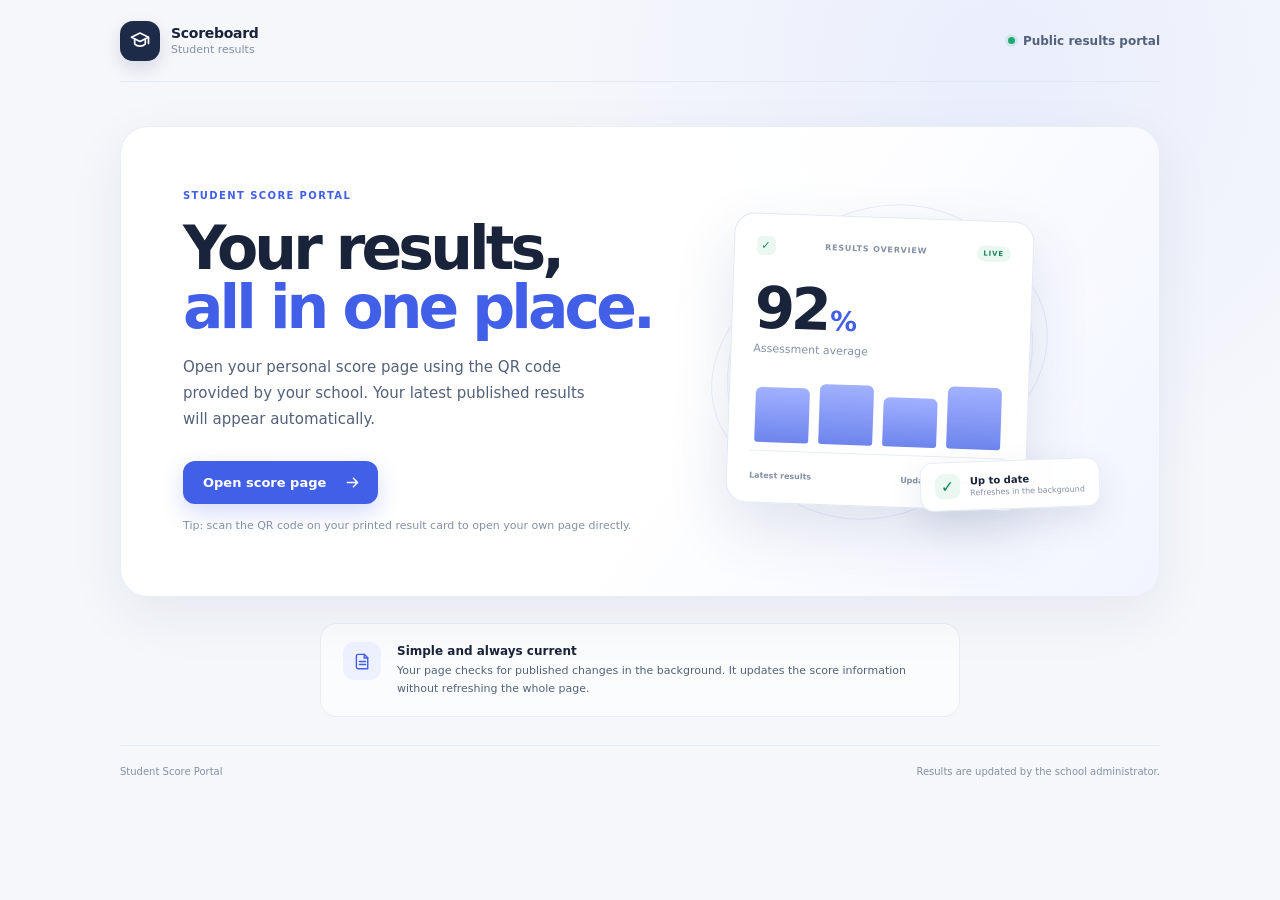
<file: index.html>
<!doctype html>
<html lang="en">
<head>
  <meta charset="utf-8">
  <meta name="viewport" content="width=device-width, initial-scale=1">
  <meta name="theme-color" content="#f5f7fb">
  <meta name="description" content="Student score portal">
  <title>Student Score Portal</title>
  <link rel="stylesheet" href="./styles.css">
</head>
<body>
  <div class="site-shell landing-shell">
    <header class="topbar">
      <a class="brand" href="./index.html" aria-label="Student Score Portal home">
        <span class="brand-mark" aria-hidden="true">
          <svg viewBox="0 0 24 24" fill="none"><path d="M3.5 8.2 12 4l8.5 4.2L12 12.4 3.5 8.2Z" stroke="currentColor" stroke-width="1.7" stroke-linejoin="round"/><path d="M6.7 10v5.1c2.9 2.7 7.7 2.7 10.6 0V10M20.5 8.4v6" stroke="currentColor" stroke-width="1.7" stroke-linecap="round" stroke-linejoin="round"/></svg>
        </span>
        <span class="brand-copy"><strong>Scoreboard</strong><small>Student results</small></span>
      </a>
      <span class="topbar-note"><span class="status-dot" aria-hidden="true"></span> Public results portal</span>
    </header>

    <main class="landing-main">
      <section class="hero-card">
        <div class="hero-copy">
          <span class="eyebrow">STUDENT SCORE PORTAL</span>
          <h1>Your results,<br><span>all in one place.</span></h1>
          <p class="hero-description">Open your personal score page using the QR code provided by your school. Your latest published results will appear automatically.</p>
          <a class="primary-button" href="./student.html">
            Open score page
            <svg viewBox="0 0 20 20" fill="none" aria-hidden="true"><path d="M4 10h12m-5-5 5 5-5 5" stroke="currentColor" stroke-width="1.7" stroke-linecap="round" stroke-linejoin="round"/></svg>
          </a>
          <p class="hero-footnote">Tip: scan the QR code on your printed result card to open your own page directly.</p>
        </div>
        <div class="hero-visual" aria-hidden="true">
          <div class="visual-orbit orbit-one"></div>
          <div class="visual-orbit orbit-two"></div>
          <div class="visual-panel">
            <div class="visual-panel-top"><span class="visual-mini-mark">✓</span><span>RESULTS OVERVIEW</span><span class="visual-live">LIVE</span></div>
            <div class="visual-score">92<span>%</span></div>
            <div class="visual-caption">Assessment average</div>
            <div class="visual-bars"><i style="--bar:84%"></i><i style="--bar:92%"></i><i style="--bar:76%"></i><i style="--bar:96%"></i></div>
            <div class="visual-panel-bottom"><span>Latest results</span><span>Updated automatically</span></div>
          </div>
          <div class="floating-chip"><span class="chip-check">✓</span><span><strong>Up to date</strong><small>Refreshes in the background</small></span></div>
        </div>
      </section>

      <section class="landing-note" aria-label="How it works">
        <div class="note-icon" aria-hidden="true"><svg viewBox="0 0 24 24" fill="none"><path d="M7 3.8h7l4 4v12.4H7a2 2 0 0 1-2-2V5.8a2 2 0 0 1 2-2Z" stroke="currentColor" stroke-width="1.6" stroke-linejoin="round"/><path d="M14 4v4h4M8.5 12h7M8.5 15.5h7" stroke="currentColor" stroke-width="1.6" stroke-linecap="round"/></svg></div>
        <div><strong>Simple and always current</strong><p>Your page checks for published changes in the background. It updates the score information without refreshing the whole page.</p></div>
      </section>
    </main>

    <footer class="site-footer"><span>Student Score Portal</span><span>Results are updated by the school administrator.</span></footer>
  </div>
</body>
</html>
</file>
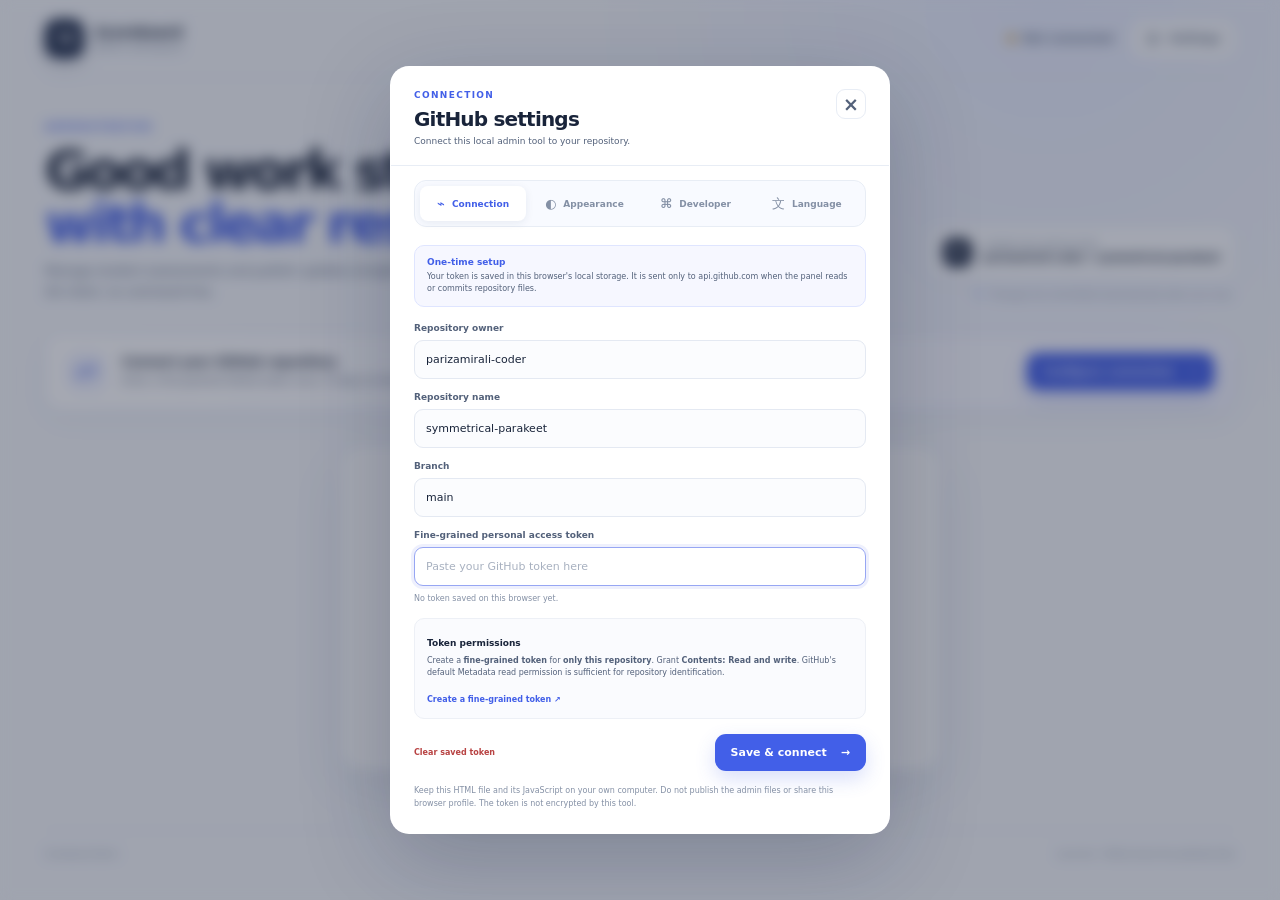
<file: admin.html>
<!doctype html>
<html lang="en" dir="ltr">
<head>
  <meta charset="utf-8">
  <meta name="viewport" content="width=device-width, initial-scale=1">
  <meta name="theme-color" content="#f5f7fb">
  <meta name="description" content="Local administrator panel for the Student Score Portal">
  <title>Admin workspace · Scoreboard</title>
  <link rel="stylesheet" href="./admin.css">
  <script src="./admin.js" defer></script>
</head>
<body>
  <div class="admin-shell">
    <header class="topbar">
      <a class="brand" href="#top" aria-label="Scoreboard admin home">
        <span class="brand-mark" aria-hidden="true">
          <svg viewBox="0 0 24 24" fill="none"><path d="M3.5 8.2 12 4l8.5 4.2L12 12.4 3.5 8.2Z" stroke="currentColor" stroke-width="1.7" stroke-linejoin="round"/><path d="M6.7 10v5.1c2.9 2.7 7.7 2.7 10.6 0V10M20.5 8.4v6" stroke="currentColor" stroke-width="1.7" stroke-linecap="round" stroke-linejoin="round"/></svg>
        </span>
        <span class="brand-copy"><strong>Scoreboard</strong><small>Admin workspace</small></span>
      </a>
      <div class="top-actions">
        <div class="live-status" id="connection-status" data-state="offline" role="status" aria-live="polite">
          <span class="status-dot" aria-hidden="true"></span><span id="connection-label">Not connected</span>
        </div>
        <button class="settings-button" id="open-settings" type="button" aria-haspopup="dialog">
          <svg viewBox="0 0 20 20" fill="none" aria-hidden="true"><path d="M8.4 2.8h3.2l.5 1.8 1.4.8 1.8-.5 1.6 2.8-1.3 1.3v1.6l1.3 1.3-1.6 2.8-1.8-.5-1.4.8-.5 1.8H8.4l-.5-1.8-1.4-.8-1.8.5-1.6-2.8 1.3-1.3V9l-1.3-1.3 1.6-2.8 1.8.5 1.4-.8.5-1.8Z" stroke="currentColor" stroke-width="1.35" stroke-linejoin="round"/><circle cx="10" cy="9.8" r="2.4" stroke="currentColor" stroke-width="1.35"/></svg>
          Settings
        </button>
      </div>
    </header>

    <main id="top">
      <section class="page-intro">
        <div>
          <span class="eyebrow">ADMINISTRATION</span>
          <h1>Good work starts<br><span>with clear results.</span></h1>
          <p>Manage student assessments and publish updates straight to GitHub. No desktop Git client, no command line.</p>
        </div>
        <div class="intro-side">
          <div class="repo-chip"><span class="repo-icon">⌘</span><span><small>CONNECTED REPOSITORY</small><strong id="repo-label">parizamirali-coder / symmetrical-parakeet</strong></span></div>
          <div class="intro-hint"><span class="hint-spark">✦</span> Changes are committed automatically when you save.</div>
        </div>
      </section>

      <section class="connect-card" id="connect-card">
        <div class="connect-symbol" aria-hidden="true"><svg viewBox="0 0 24 24" fill="none"><path d="M8.5 15.5 6.7 17.3a3.2 3.2 0 0 1-4.5-4.5l4-4a3.2 3.2 0 0 1 4.5 0M15.5 8.5l1.8-1.8a3.2 3.2 0 0 1 4.5 4.5l-4 4a3.2 3.2 0 0 1-4.5 0M8.5 15.5l7-7" stroke="currentColor" stroke-width="1.7" stroke-linecap="round"/></svg></div>
        <div class="connect-copy"><strong>Connect your GitHub repository</strong><p>Enter a fine-grained GitHub token once. It stays on this Windows browser and can be changed or cleared in Settings.</p></div>
        <button class="primary-button" id="connect-now" type="button">Configure connection <span>→</span></button>
      </section>

      <section class="dashboard" id="dashboard" hidden>
        <div class="dashboard-topline">
          <div><span class="eyebrow">YOUR CLASS AT A GLANCE</span><h2>Score analytics</h2></div>
          <div class="updated-label" id="updated-label">Waiting for data</div>
        </div>

        <div class="analytics-grid">
          <article class="average-card">
            <div class="average-copy"><span class="metric-label">CLASS AVERAGE</span><strong id="average-value">—</strong><p>Average percentage across published assessments</p><div class="average-foot"><span class="trend-dot"></span><span id="average-caption">No results yet</span></div></div>
            <div class="average-ring" id="average-ring" role="img" aria-label="Class average chart" style="--ring-value:0%"><div class="ring-center"><strong id="ring-value">—</strong><span>AVG</span></div></div>
          </article>
          <article class="stat-card"><div class="stat-icon violet">♧</div><span class="metric-label">STUDENTS</span><strong class="stat-value" id="student-total">—</strong><span class="stat-note">In your roster</span></article>
          <article class="stat-card"><div class="stat-icon blue">▤</div><span class="metric-label">ASSESSMENTS</span><strong class="stat-value" id="assessment-total">—</strong><span class="stat-note">Published score entries</span></article>
          <article class="stat-card best-card"><div class="stat-icon gold">✦</div><span class="metric-label">HIGHEST RESULT</span><strong class="stat-value" id="best-value">—</strong><span class="stat-note" id="best-caption">Awaiting first score</span></article>
        </div>

        <div class="insights-grid">
          <article class="panel subject-panel">
            <div class="panel-heading"><div><span class="eyebrow">PERFORMANCE</span><h3>By subject</h3></div><span class="panel-note">Average %</span></div>
            <div class="subject-bars" id="subject-bars"><div class="empty-inline">Subject insights will appear once scores are published.</div></div>
          </article>
          <article class="panel highlight-panel">
            <div class="panel-heading"><div><span class="eyebrow">A LITTLE HIGHLIGHT</span><h3>Top performance</h3></div><span class="highlight-star">✦</span></div>
            <div class="highlight-score" id="highlight-score">—</div>
            <div class="highlight-subject" id="highlight-subject">No assessment data yet</div>
            <div class="highlight-student" id="highlight-student">Your strongest result will appear here.</div>
          </article>
        </div>

        <div class="workspace-grid">
          <section class="panel form-panel" aria-labelledby="form-title">
            <div class="panel-heading form-heading"><div><span class="eyebrow">NEW RESULT</span><h3 id="form-title">Add an assessment score</h3></div><span class="form-step">01 <i>/</i> 01</span></div>
            <form id="score-form" novalidate>
              <div class="field student-field">
                <span>Student</span>
                <select id="student-select" class="native-select-hidden" tabindex="-1" aria-hidden="true"><option value="">Choose a student</option></select>
                <div class="student-picker-row">
                  <div class="student-picker" id="student-picker">
                    <button class="picker-trigger" id="student-picker-trigger" type="button" aria-haspopup="listbox" aria-expanded="false" aria-controls="student-picker-menu">
                      <span class="picker-avatar" id="picker-avatar">?</span>
                      <span class="picker-current"><strong id="student-picker-value">Choose a student</strong><small id="student-picker-meta">Select from your roster</small></span>
                      <span class="picker-chevron" aria-hidden="true">⌄</span>
                    </button>
                    <div class="picker-menu" id="student-picker-menu" hidden>
                      <label class="picker-search"><span aria-hidden="true">⌕</span><input id="student-picker-search" type="search" placeholder="Find a student…" autocomplete="off" aria-label="Find a student"></label>
                      <div class="picker-options" id="student-picker-options" role="listbox" aria-label="Students"><div class="picker-empty">Connect GitHub to load the roster.</div></div>
                      <div class="picker-menu-footer"><button class="picker-create" id="picker-create-student" type="button"><span>＋</span> Create student</button></div>
                    </div>
                  </div>
                  <button class="qr-action" id="show-student-qr" type="button" disabled title="Show selected student's QR code"><span aria-hidden="true">▦</span><span>Show QR</span></button>
                </div>
              </div>
              <label class="field"><span>Subject <b class="required-mark">*</b></span><input id="subject-input" type="text" maxlength="80" placeholder="e.g. Mathematics" autocomplete="off" required></label>
              <label class="field"><span>Assessment <b class="required-mark">*</b></span><input id="assessment-input" type="text" maxlength="120" placeholder="e.g. Midterm exam" autocomplete="off" required></label>
              <div class="field-row">
                <label class="field"><span>Score <b class="required-mark">*</b></span><input id="score-input" type="number" inputmode="decimal" step="any" min="0" placeholder="e.g. 17.5" required><small>Numbers only · decimals allowed</small></label>
                <label class="field"><span>Out of</span><input id="max-score-input" type="number" inputmode="decimal" step="any" min="0.00000001" value="100" required><small>Maximum possible score</small></label>
              </div>
              <div class="score-preview" id="score-preview">
                <div class="preview-ring" id="preview-ring" style="--preview-value:0%"><span id="preview-percent">0%</span></div>
                <div class="preview-copy"><strong>Score preview</strong><span id="preview-caption">Enter a score to see the percentage.</span></div>
              </div>
              <label class="field"><span>Assessment date</span><input id="date-input" type="date"></label>
              <label class="field"><span>Feedback <em>Optional</em></span><textarea id="feedback-input" rows="3" maxlength="500" placeholder="Add a short note for the student..."></textarea></label>
              <div class="form-error" id="form-error" role="alert" hidden></div>
              <div class="form-actions"><button class="primary-button save-button" id="save-score" type="submit"><span id="save-label">Save score to GitHub</span><span aria-hidden="true">↗</span></button><button class="subtle-button" id="cancel-edit" type="button" hidden>Cancel edit</button></div>
              <p class="commit-note form-commit-note"><span class="commit-check">✓</span> Saving commits this score directly to GitHub. The student's page updates on its next refresh.</p>
            </form>
          </section>

          <section class="panel records-panel" aria-labelledby="records-title">
            <div class="panel-heading records-heading"><div><span class="eyebrow">RECENT ACTIVITY</span><h3 id="records-title">Published scores</h3></div><span class="record-total" id="record-total">0 records</span></div>
            <div class="search-row"><label class="search-box"><svg viewBox="0 0 20 20" fill="none" aria-hidden="true"><circle cx="8.7" cy="8.7" r="5.7" stroke="currentColor" stroke-width="1.5"/><path d="m13 13 4 4" stroke="currentColor" stroke-width="1.5" stroke-linecap="round"/></svg><input id="record-search" type="search" placeholder="Search student or subject..." aria-label="Search published scores"></label><button class="icon-button" id="reload-data" type="button" aria-label="Reload data" title="Reload data"><svg viewBox="0 0 20 20" fill="none" aria-hidden="true"><path d="M16.4 8A6.5 6.5 0 0 0 5.1 5.5L3.5 7.2M3.5 7.2V3.8m0 3.4h3.4M3.6 12A6.5 6.5 0 0 0 14.9 14.5l1.6-1.7m0 0v3.4m0-3.4h-3.4" stroke="currentColor" stroke-width="1.5" stroke-linecap="round" stroke-linejoin="round"/></svg></button></div>
            <div class="table-wrap"><table><thead><tr><th>STUDENT</th><th>SUBJECT / ASSESSMENT</th><th>SCORE</th><th>DATE</th><th>ACTIONS</th></tr></thead><tbody id="records-body"><tr><td colspan="5" class="table-empty">Connect GitHub to load score records.</td></tr></tbody></table></div>
            <div class="records-footer"><span id="records-footer-label">Updates are committed to scores.csv</span><a href="https://github.com/parizamirali-coder/symmetrical-parakeet/commits/main/scores.csv" target="_blank" rel="noopener">View commit history ↗</a></div>
          </section>
        </div>

        <section class="roster-strip" id="roster-strip">
          <div class="roster-icon">♙</div><div class="roster-copy"><strong>Student roster</strong><span id="roster-description">The score form uses student IDs from students.csv.</span></div>
          <button class="outline-button" id="add-student-open" type="button">+ Add student</button>
        </section>
      </section>

      <section class="offline-state" id="offline-state">
        <div class="offline-mark">✦</div><h2>Your admin space is ready.</h2><p>Connect the repository once to load your student roster and published scores. Your settings stay on this Windows browser.</p><button class="primary-button" id="offline-configure" type="button">Set up GitHub connection <span>→</span></button>
        <div class="offline-points"><span>One-time token setup</span><span>Direct commits to GitHub</span><span>No GitHub Desktop</span></div>
      </section>
    </main>

    <footer class="admin-footer"><span>Scoreboard Admin</span><span>Local tool · GitHub stores the published data</span></footer>
  </div>

  <div class="modal-backdrop" id="settings-modal" hidden>
    <section class="modal-card" role="dialog" aria-modal="true" aria-labelledby="settings-title">
      <div class="modal-heading"><div><span class="eyebrow">CONNECTION</span><h2 id="settings-title">GitHub settings</h2><p>Connect this local admin tool to your repository.</p></div><button class="modal-close" id="close-settings" type="button" aria-label="Close settings">×</button></div>
      <div class="modal-body settings-body">
        <div class="settings-tabs" role="tablist" aria-label="Settings sections">
          <button class="settings-tab is-active" id="settings-tab-connection" type="button" role="tab" aria-selected="true" aria-controls="settings-panel-connection" data-settings-tab="connection"><span>⌁</span> Connection</button>
          <button class="settings-tab" id="settings-tab-appearance" type="button" role="tab" aria-selected="false" aria-controls="settings-panel-appearance" data-settings-tab="appearance"><span>◐</span> Appearance</button>
          <button class="settings-tab" id="settings-tab-developer" type="button" role="tab" aria-selected="false" aria-controls="settings-panel-developer" data-settings-tab="developer"><span>⌘</span> Developer</button>
          <button class="settings-tab" id="settings-tab-language" type="button" role="tab" aria-selected="false" aria-controls="settings-panel-language" data-settings-tab="language"><span>文</span> Language</button>
        </div>
        <section class="settings-panel" id="settings-panel-connection" role="tabpanel" aria-labelledby="settings-tab-connection" data-settings-panel="connection">
          <div class="settings-notice"><strong>One-time setup</strong><span>Your token is saved in this browser's local storage. It is sent only to api.github.com when the panel reads or commits repository files.</span></div>
          <label class="field"><span>Repository owner</span><input id="repo-owner" type="text" value="parizamirali-coder" autocomplete="off"></label>
          <label class="field"><span>Repository name</span><input id="repo-name" type="text" value="symmetrical-parakeet" autocomplete="off"></label>
          <label class="field"><span>Branch</span><input id="repo-branch" type="text" value="main" autocomplete="off"></label>
          <label class="field token-field"><span>Fine-grained personal access token</span><input id="github-token" type="password" placeholder="Paste your GitHub token here" autocomplete="new-password"><small id="token-status">No token saved on this browser yet.</small></label>
          <div class="token-help"><strong>Token permissions</strong><p>Create a <b>fine-grained token</b> for <b>only this repository</b>. Grant <b>Contents: Read and write</b>. GitHub's default Metadata read permission is sufficient for repository identification.</p><a href="https://github.com/settings/personal-access-tokens/new" target="_blank" rel="noopener">Create a fine-grained token ↗</a></div>
          <div class="settings-error" id="settings-error" role="alert" hidden></div>
          <div class="modal-actions"><button class="danger-quiet" id="clear-token" type="button">Clear saved token</button><button class="primary-button" id="save-settings" type="button">Save & connect <span>→</span></button></div>
          <p class="settings-footnote">Keep this HTML file and its JavaScript on your own computer. Do not publish the admin files or share this browser profile. The token is not encrypted by this tool.</p>
        </section>
        <section class="settings-panel" id="settings-panel-appearance" role="tabpanel" aria-labelledby="settings-tab-appearance" data-settings-panel="appearance" hidden>
          <div class="settings-section-intro"><span class="eyebrow">PERSONALISE YOUR WORKSPACE</span><h3>Appearance</h3><p>Choose how the admin workspace looks on this device.</p></div>
          <div class="theme-options" role="group" aria-label="Color theme">
            <button class="theme-option" type="button" data-theme-choice="light" aria-pressed="false"><span class="theme-preview theme-preview-light"><i></i><i></i><i></i></span><strong>Light</strong><small>Bright and clean</small></button>
            <button class="theme-option" type="button" data-theme-choice="dark" aria-pressed="false"><span class="theme-preview theme-preview-dark"><i></i><i></i><i></i></span><strong>Dark</strong><small>Low-light comfort</small></button>
            <button class="theme-option" type="button" data-theme-choice="system" aria-pressed="false"><span class="theme-preview theme-preview-system"><i></i><i></i><i></i></span><strong>System</strong><small>Follow Windows</small></button>
          </div>
          <div class="settings-note"><strong>Saved on this browser</strong><span>Your appearance preference is local to this admin device and does not change the public student website.</span></div>
          <div class="modal-actions modal-actions-end"><button class="primary-button" id="save-appearance" type="button">Save appearance <span>→</span></button></div>
        </section>
        <section class="settings-panel" id="settings-panel-language" role="tabpanel" aria-labelledby="settings-tab-language" data-settings-panel="language" hidden>
          <div class="settings-section-intro"><span class="eyebrow">WORKSPACE LANGUAGE</span><h3>Language</h3><p>Choose the language for this administrator workspace. Persian automatically enables a right-to-left layout.</p></div>
          <div class="language-options" role="group" aria-label="Workspace language">
            <button class="language-option" type="button" data-language-choice="en" aria-pressed="true"><span class="language-symbol">EN</span><span><strong>English</strong><small>Left-to-right layout</small></span></button>
            <button class="language-option" type="button" data-language-choice="fa" aria-pressed="false"><span class="language-symbol">فا</span><span><strong>فارسی</strong><small>چیدمان راست‌به‌چپ</small></span></button>
          </div>
          <div class="settings-note"><strong>Saved on this browser</strong><span>Language preference is stored locally and does not change the public student score page.</span></div>
          <div class="modal-actions modal-actions-end"><button class="primary-button" id="save-language" type="button">Save language <span>→</span></button></div>
        </section>
        <section class="settings-panel" id="settings-panel-developer" role="tabpanel" aria-labelledby="settings-tab-developer" data-settings-panel="developer" hidden>
          <div class="settings-section-intro"><span class="eyebrow">ADVANCED CONFIGURATION</span><h3>Developer settings</h3><p>These values control the published student destination and local admin behaviour.</p></div>
          <label class="field"><span>Student score site URL</span><input id="student-site-url" type="url" placeholder="https://yourname.github.io/repository/"><small>Use the published site base URL and include the trailing slash. QR codes open student.html?student=STUDENT_ID.</small></label>
          <div class="settings-note"><strong>QR destination</strong><span id="qr-destination-preview">https://amiraliparizz-coder.github.io/symmetrical-parakeet/student.html</span></div>
          <div class="settings-error" id="developer-error" role="alert" hidden></div>
          <div class="modal-actions modal-actions-end"><button class="primary-button" id="save-developer" type="button">Save developer settings <span>→</span></button></div>
          <p class="settings-footnote">The public student page reads the <b>student</b> URL parameter. Keep that route unchanged when printing QR cards.</p>
        </section>
      </div>
    </section>
  </div>

  <div class="modal-backdrop" id="student-modal" hidden>
    <section class="modal-card small-modal" role="dialog" aria-modal="true" aria-labelledby="student-modal-title">
      <div class="modal-heading"><div><span class="eyebrow">ROSTER</span><h2 id="student-modal-title">Add a student</h2><p>Add a student record to students.csv.</p></div><button class="modal-close" id="close-student-modal" type="button" aria-label="Close">×</button></div>
      <div class="modal-body">
        <form id="student-form" novalidate>
          <label class="field"><span>Student ID</span><input id="new-student-id" type="text" maxlength="40" placeholder="e.g. STU_1042" autocomplete="off" required><small>4–40 letters, numbers, underscores or hyphens.</small></label>
          <label class="field"><span>Display name</span><input id="new-student-name" type="text" maxlength="80" placeholder="Name shown on the score page" autocomplete="off" required></label>
          <div class="settings-error" id="student-error" role="alert" hidden></div>
          <div class="modal-actions"><span></span><button class="primary-button" id="save-student" type="submit">Add student <span>→</span></button></div>
        </form>
      </div>
    </section>
  </div>

  <div class="modal-backdrop" id="qr-modal" hidden>
    <section class="modal-card qr-modal-card" role="dialog" aria-modal="true" aria-labelledby="qr-modal-title">
      <div class="modal-heading"><div><span class="eyebrow">STUDENT ACCESS</span><h2 id="qr-modal-title">Student QR code</h2><p id="qr-student-label">Scan to open this student's published results.</p></div><button class="modal-close" id="close-qr-modal" type="button" aria-label="Close QR code">×</button></div>
      <div class="qr-modal-body">
        <div class="qr-artboard"><div id="qr-canvas" class="qr-canvas-host" role="img" aria-label="Student results QR code"></div></div>
        <div class="qr-destination"><span>STUDENT RESULTS LINK</span><code id="qr-url-text"></code></div>
        <div class="qr-modal-actions"><button class="outline-button" id="copy-qr-link" type="button">Copy link</button><button class="primary-button" id="download-qr" type="button">Download PNG <span>↓</span></button></div>
        <p class="qr-footnote">This QR code opens the student's personal score page, not the admin panel.</p>
      </div>
    </section>
  </div>

  <div class="toast-stack" id="toast-stack" aria-live="polite" aria-atomic="true"></div>
</body>
</html>
</file>
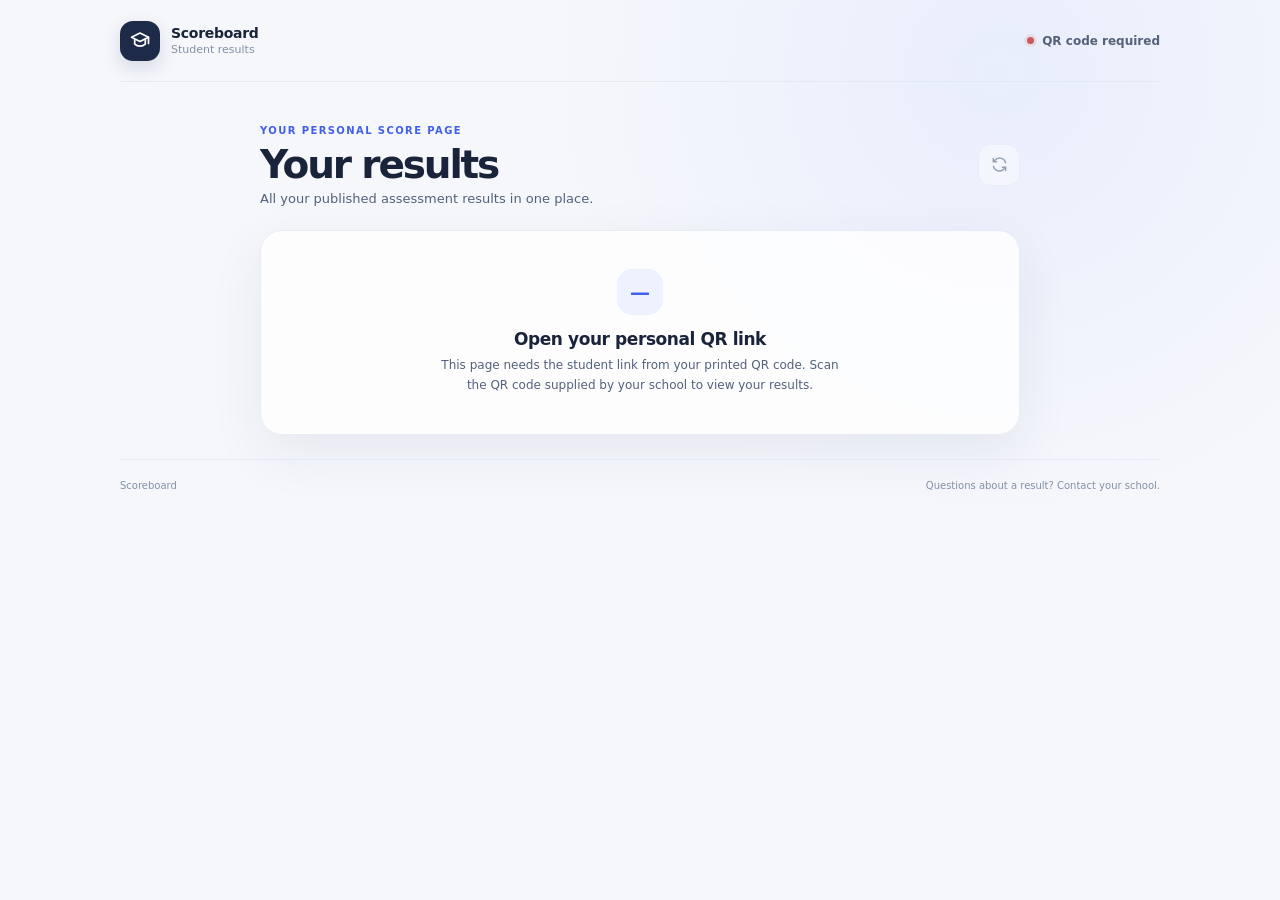
<file: student.html>
<!doctype html>
<html lang="en">
<head>
  <meta charset="utf-8">
  <meta name="viewport" content="width=device-width, initial-scale=1">
  <meta name="theme-color" content="#f5f7fb">
  <meta name="description" content="View published student assessment results">
  <title>Your results · Scoreboard</title>
  <link rel="stylesheet" href="./styles.css">
  <script src="./student.js?v=20261118-live-csv-fix-r2" defer></script>
</head>
<body>
  <div class="site-shell student-shell">
    <header class="topbar">
      <a class="brand" href="./index.html" aria-label="Scoreboard home">
        <span class="brand-mark" aria-hidden="true">
          <svg viewBox="0 0 24 24" fill="none"><path d="M3.5 8.2 12 4l8.5 4.2L12 12.4 3.5 8.2Z" stroke="currentColor" stroke-width="1.7" stroke-linejoin="round"/><path d="M6.7 10v5.1c2.9 2.7 7.7 2.7 10.6 0V10M20.5 8.4v6" stroke="currentColor" stroke-width="1.7" stroke-linecap="round" stroke-linejoin="round"/></svg>
        </span>
        <span class="brand-copy"><strong>Scoreboard</strong><small>Student results</small></span>
      </a>
      <div class="live-status" id="connection-status" data-state="loading" role="status" aria-live="polite"><span class="status-dot" aria-hidden="true"></span><span id="connection-label">Connecting</span></div>
    </header>

    <main class="student-main">
      <div class="page-heading">
        <div><span class="eyebrow">YOUR PERSONAL SCORE PAGE</span><h1>Your results</h1><p>All your published assessment results in one place.</p></div>
        <button class="icon-button" id="refresh-button" type="button" aria-label="Refresh scores now" title="Refresh scores now">
          <svg viewBox="0 0 20 20" fill="none" aria-hidden="true"><path d="M16.4 8A6.5 6.5 0 0 0 5.1 5.5L3.5 7.2M3.5 7.2V3.8M3.5 7.2h3.4M3.6 12A6.5 6.5 0 0 0 14.9 14.5l1.6-1.7m0 0v3.4m0-3.4h-3.4" stroke="currentColor" stroke-width="1.6" stroke-linecap="round" stroke-linejoin="round"/></svg>
        </button>
      </div>

      <div class="notice-banner" id="connection-notice" hidden role="status"></div>

      <section class="profile-card" id="profile-card" hidden aria-labelledby="student-name">
        <div class="profile-heading">
          <div class="avatar" aria-hidden="true" id="student-avatar">S</div>
          <div class="profile-identity"><span class="eyebrow">WELCOME BACK</span><h2 id="student-name">Student</h2><p id="student-code"></p></div>
          <span class="profile-pill"><span class="status-dot" aria-hidden="true"></span> Published</span>
        </div>
        <div class="metric-grid">
          <article class="metric-card"><div class="metric-label">Average percentage</div><div class="metric-value" id="average-score">—</div><div class="metric-help">Across your published assessments</div></article>
          <article class="metric-card"><div class="metric-label">Assessments</div><div class="metric-value" id="assessment-count">—</div><div class="metric-help">Individual results published</div></article>
        </div>
      </section>

      <section class="results-section" id="results-section" hidden aria-labelledby="results-title">
        <div class="section-heading"><div><span class="eyebrow">SCORE HISTORY</span><h2 id="results-title">Your assessments</h2></div><span class="result-count" id="result-count">0 results</span></div>
        <div class="results-list" id="results-list" aria-live="polite"></div>
      </section>

      <section class="state-card" id="state-card" aria-live="polite">
        <div class="state-icon" id="state-icon" aria-hidden="true"><span class="loading-spinner"></span></div>
        <h2 id="state-title">Loading your results</h2>
        <p id="state-message">Connecting to the published score data.</p>
      </section>

      <div class="page-meta" id="page-meta" hidden><span id="last-updated">Waiting for first update</span><span>Background refresh every 30 seconds</span></div>
    </main>

    <footer class="site-footer"><span>Scoreboard</span><span>Questions about a result? Contact your school.</span></footer>
  </div>
</body>
</html>
</file>
<file: styles.css>
:root {
  color-scheme: light;
  --page: #f5f7fb;
  --surface: #ffffff;
  --surface-soft: #f8faff;
  --ink: #19243a;
  --ink-soft: #53617a;
  --muted: #8490a5;
  --line: #e8edf5;
  --accent: #425fe8;
  --accent-dark: #2f49c6;
  --accent-pale: #eef1ff;
  --success: #16865b;
  --success-pale: #eaf8f1;
  --warning: #a86b13;
  --warning-pale: #fff5df;
  --danger: #b84343;
  --danger-pale: #fff0f0;
  --shadow: 0 18px 55px rgba(27, 46, 91, .07);
  --radius-lg: 22px;
  --radius-md: 15px;
  font-family: Inter, ui-sans-serif, system-ui, -apple-system, BlinkMacSystemFont, "Segoe UI", sans-serif;
  font-synthesis: none;
  text-rendering: optimizeLegibility;
  -webkit-font-smoothing: antialiased;
}

* { box-sizing: border-box; }
html { min-width: 320px; background: var(--page); }
body { margin: 0; min-height: 100vh; background: radial-gradient(circle at 78% 8%, rgba(221, 228, 255, .48), transparent 28rem), var(--page); color: var(--ink); }
button, a { font: inherit; }
a { color: inherit; }
.site-shell { width: min(100% - 40px, 1040px); margin: 0 auto; }
.topbar { min-height: 82px; display: flex; align-items: center; justify-content: space-between; border-bottom: 1px solid rgba(225, 231, 241, .75); }
.brand { display: inline-flex; align-items: center; gap: 11px; text-decoration: none; }
.brand-mark { width: 40px; height: 40px; display: grid; place-items: center; border-radius: 13px; background: #1d2b49; color: #fff; box-shadow: 0 7px 18px rgba(23, 38, 70, .14); }
.brand-mark svg { width: 24px; height: 24px; }
.brand-copy { display: grid; gap: 2px; }
.brand-copy strong { font-size: 14px; letter-spacing: -.02em; }
.brand-copy small { color: var(--muted); font-size: 11px; }
.topbar-note, .live-status { display: inline-flex; align-items: center; gap: 8px; color: var(--ink-soft); font-size: 12px; font-weight: 600; }
.status-dot { display: inline-block; width: 7px; height: 7px; flex: 0 0 7px; border-radius: 50%; background: #22a875; box-shadow: 0 0 0 3px rgba(34, 168, 117, .12); }
.live-status[data-state="loading"] .status-dot { background: #d4a03a; box-shadow: 0 0 0 3px rgba(212, 160, 58, .13); }
.live-status[data-state="error"] .status-dot { background: #c75a5a; box-shadow: 0 0 0 3px rgba(199, 90, 90, .12); }
.live-status[data-state="offline"] .status-dot { background: #d4a03a; box-shadow: 0 0 0 3px rgba(212, 160, 58, .13); }

.landing-main { padding: 44px 0 28px; }
.hero-card { min-height: 440px; overflow: hidden; position: relative; display: grid; grid-template-columns: 1.05fr .95fr; align-items: center; padding: clamp(30px, 5vw, 62px); border: 1px solid #e9edf6; border-radius: 28px; background: linear-gradient(125deg, rgba(255,255,255,.98) 0%, rgba(255,255,255,.96) 56%, rgba(241,244,255,.96) 100%); box-shadow: var(--shadow); }
.hero-copy { position: relative; z-index: 2; max-width: 480px; }
.eyebrow { display: block; color: var(--accent); font-size: 10px; font-weight: 750; letter-spacing: .14em; line-height: 1.4; }
h1, h2, p { margin-top: 0; }
.hero-copy h1 { margin: 16px 0 16px; font-size: clamp(40px, 5vw, 60px); line-height: .99; letter-spacing: -.065em; font-weight: 760; }
.hero-copy h1 span { color: var(--accent); }
.hero-description { max-width: 425px; margin: 0; color: var(--ink-soft); font-size: 15px; line-height: 1.75; }
.primary-button { width: fit-content; margin-top: 28px; display: inline-flex; align-items: center; gap: 18px; padding: 13px 17px 13px 20px; border-radius: 12px; background: var(--accent); color: #fff; text-decoration: none; font-size: 13px; font-weight: 700; box-shadow: 0 9px 22px rgba(66, 95, 232, .22); transition: transform .18s ease, background .18s ease, box-shadow .18s ease; }
.primary-button:hover { transform: translateY(-2px); background: var(--accent-dark); box-shadow: 0 12px 25px rgba(66, 95, 232, .25); }
.primary-button svg { width: 17px; height: 17px; }
.hero-footnote { margin: 14px 0 0; color: var(--muted); font-size: 11px; line-height: 1.5; }
.hero-visual { min-height: 340px; position: relative; display: grid; place-items: center; }
.visual-orbit { position: absolute; border: 1px solid rgba(97, 119, 224, .12); border-radius: 50%; transform: rotate(-18deg); }
.orbit-one { width: 345px; height: 245px; }
.orbit-two { width: 290px; height: 330px; transform: rotate(38deg); }
.visual-panel { width: min(100%, 300px); position: relative; z-index: 1; padding: 22px; border: 1px solid rgba(224, 230, 245, .95); border-radius: 20px; background: rgba(255,255,255,.92); box-shadow: 0 24px 60px rgba(42, 59, 113, .13); transform: rotate(2deg); }
.visual-panel-top, .visual-panel-bottom { display: flex; align-items: center; justify-content: space-between; gap: 10px; color: var(--muted); font-size: 8px; font-weight: 750; letter-spacing: .1em; }
.visual-mini-mark { width: 19px; height: 19px; display: grid; place-items: center; border-radius: 6px; background: var(--success-pale); color: var(--success); font-size: 11px; }
.visual-live { padding: 4px 7px; border-radius: 20px; background: var(--success-pale); color: var(--success); font-size: 7px; }
.visual-score { margin-top: 24px; font-size: 58px; line-height: 1; letter-spacing: -.07em; font-weight: 780; color: var(--ink); }
.visual-score span { margin-left: 3px; color: var(--accent); font-size: 27px; }
.visual-caption { margin-top: 5px; color: var(--muted); font-size: 11px; }
.visual-bars { height: 74px; display: flex; align-items: end; gap: 10px; margin: 22px 0 20px; padding: 0 4px 8px; border-bottom: 1px solid var(--line); }
.visual-bars i { width: 25%; height: var(--bar); border-radius: 6px 6px 3px 3px; background: linear-gradient(180deg, #91a3ff, #536fe9); opacity: .85; }
.visual-panel-bottom { font-size: 8px; letter-spacing: 0; font-weight: 550; }
.floating-chip { position: absolute; z-index: 2; right: -3px; bottom: 23px; display: flex; align-items: center; gap: 10px; padding: 11px 14px; border: 1px solid #e7ecf5; border-radius: 13px; background: rgba(255,255,255,.96); box-shadow: 0 13px 35px rgba(40, 56, 100, .11); transform: rotate(-2deg); }
.chip-check { width: 25px; height: 25px; display: grid; place-items: center; border-radius: 8px; background: var(--success-pale); color: var(--success); font-weight: 800; }
.floating-chip span:last-child { display: grid; gap: 2px; }
.floating-chip strong { font-size: 10px; }
.floating-chip small { color: var(--muted); font-size: 8px; }
.landing-note { display: flex; align-items: flex-start; gap: 16px; max-width: 640px; margin: 26px auto 0; padding: 18px 22px; border: 1px solid var(--line); border-radius: 16px; background: rgba(255,255,255,.68); }
.note-icon { width: 38px; height: 38px; flex: 0 0 38px; display: grid; place-items: center; border-radius: 11px; background: var(--accent-pale); color: var(--accent); }
.note-icon svg { width: 21px; height: 21px; }
.landing-note strong { display: block; margin: 2px 0 4px; font-size: 12px; }
.landing-note p { margin: 0; color: var(--ink-soft); font-size: 11px; line-height: 1.65; }

.student-main { width: min(100%, 760px); margin: 0 auto; padding: 42px 0 24px; }
.page-heading { display: flex; align-items: center; justify-content: space-between; gap: 20px; margin-bottom: 24px; }
.page-heading h1 { margin: 7px 0 5px; font-size: clamp(30px, 5vw, 39px); letter-spacing: -.055em; line-height: 1.05; }
.page-heading p { margin: 0; color: var(--ink-soft); font-size: 13px; }
.icon-button { width: 42px; height: 42px; flex: 0 0 42px; display: grid; place-items: center; border: 1px solid var(--line); border-radius: 13px; background: rgba(255,255,255,.82); color: var(--ink-soft); cursor: pointer; transition: background .15s ease, border-color .15s ease, transform .15s ease; }
.icon-button:hover { border-color: #cbd5f4; background: #fff; color: var(--accent); transform: rotate(18deg); }
.icon-button:disabled { cursor: wait; opacity: .55; }
.icon-button svg { width: 19px; height: 19px; }
.profile-card { padding: 25px; border: 1px solid var(--line); border-radius: var(--radius-lg); background: var(--surface); box-shadow: var(--shadow); }
.profile-heading { display: flex; align-items: center; gap: 14px; }
.avatar { width: 51px; height: 51px; flex: 0 0 51px; display: grid; place-items: center; border-radius: 16px; background: linear-gradient(135deg, #e5eaff, #f2f4ff); color: var(--accent); font-size: 21px; font-weight: 750; }
.profile-identity { flex: 1; min-width: 0; }
.profile-identity h2 { margin: 3px 0 3px; font-size: 20px; letter-spacing: -.035em; overflow-wrap: anywhere; }
.profile-identity p { margin: 0; color: var(--muted); font-size: 11px; }
.profile-pill { display: inline-flex; align-items: center; gap: 7px; padding: 7px 10px; border-radius: 30px; background: var(--success-pale); color: var(--success); font-size: 10px; font-weight: 700; }
.profile-pill .status-dot { width: 6px; height: 6px; flex-basis: 6px; box-shadow: none; }
.metric-grid { display: grid; grid-template-columns: repeat(2, 1fr); gap: 12px; margin-top: 23px; }
.metric-card { min-width: 0; padding: 17px 18px; border: 1px solid #edf0f7; border-radius: 15px; background: var(--surface-soft); }
.metric-label { color: var(--ink-soft); font-size: 11px; font-weight: 600; }
.metric-value { margin-top: 8px; color: var(--ink); font-size: clamp(28px, 4vw, 35px); font-weight: 760; line-height: 1.05; letter-spacing: -.055em; font-variant-numeric: tabular-nums; }
.metric-help { margin-top: 7px; color: var(--muted); font-size: 10px; }
.results-section { margin-top: 29px; }
.section-heading { display: flex; align-items: end; justify-content: space-between; gap: 12px; margin-bottom: 13px; }
.section-heading h2 { margin: 5px 0 0; font-size: 20px; letter-spacing: -.035em; }
.result-count { padding: 6px 9px; border-radius: 8px; background: #edf0f8; color: var(--ink-soft); font-size: 10px; font-weight: 650; }
.results-list { display: grid; gap: 10px; }
.result-card { padding: 17px 19px; border: 1px solid var(--line); border-radius: 15px; background: var(--surface); box-shadow: 0 5px 18px rgba(28, 45, 88, .025); }
.result-topline { display: flex; align-items: flex-start; justify-content: space-between; gap: 16px; }
.result-subject { color: var(--accent); font-size: 9px; font-weight: 750; letter-spacing: .1em; text-transform: uppercase; }
.result-title { margin: 4px 0 0; font-size: 14px; font-weight: 700; line-height: 1.35; overflow-wrap: anywhere; }
.result-date { margin-top: 5px; color: var(--muted); font-size: 10px; }
.result-score { flex: 0 0 auto; text-align: right; }
.result-score strong { display: block; font-size: 17px; font-weight: 760; letter-spacing: -.025em; font-variant-numeric: tabular-nums; }
.result-score span { color: var(--ink-soft); font-size: 10px; }
.score-track { height: 5px; overflow: hidden; margin-top: 14px; border-radius: 10px; background: #edf0f7; }
.score-fill { width: var(--progress, 0%); height: 100%; border-radius: inherit; background: linear-gradient(90deg, #8295ff, #4966e8); transition: width .4s ease; }
.result-feedback { margin: 11px 0 0; padding: 10px 12px; border-radius: 9px; background: #f8f9fc; color: var(--ink-soft); font-size: 11px; line-height: 1.55; white-space: pre-wrap; overflow-wrap: anywhere; }
.state-card { padding: 38px 22px; border: 1px solid var(--line); border-radius: var(--radius-lg); background: rgba(255,255,255,.82); text-align: center; box-shadow: var(--shadow); }
.state-icon { width: 46px; height: 46px; display: grid; place-items: center; margin: 0 auto 14px; border-radius: 15px; background: var(--accent-pale); color: var(--accent); }
.state-icon svg { width: 22px; height: 22px; }
.state-card h2 { margin: 0 0 7px; font-size: 17px; letter-spacing: -.025em; }
.state-card p { max-width: 420px; margin: 0 auto; color: var(--ink-soft); font-size: 12px; line-height: 1.65; }
.loading-spinner { width: 20px; height: 20px; border: 2px solid #d9dfff; border-top-color: var(--accent); border-radius: 50%; animation: spin .8s linear infinite; }
@keyframes spin { to { transform: rotate(360deg); } }
.notice-banner { margin: -8px 0 16px; padding: 11px 14px; border: 1px solid #f1dcae; border-radius: 11px; background: var(--warning-pale); color: var(--warning); font-size: 11px; line-height: 1.5; }
.notice-banner[data-type="error"] { border-color: #f1cdcd; background: var(--danger-pale); color: var(--danger); }
.page-meta { display: flex; justify-content: space-between; gap: 12px; margin-top: 16px; color: var(--muted); font-size: 10px; }
.site-footer { display: flex; justify-content: space-between; gap: 16px; padding: 20px 0 27px; border-top: 1px solid rgba(225, 231, 241, .75); color: var(--muted); font-size: 10px; }
[hidden] { display: none !important; }

@media (max-width: 760px) {
  .hero-card { grid-template-columns: 1fr; padding: 35px 30px 22px; }
  .hero-visual { min-height: 290px; margin-top: 16px; }
  .visual-panel { width: min(80%, 300px); }
  .floating-chip { right: 0; bottom: 10px; }
  .student-main { padding-top: 32px; }
}
@media (max-width: 520px) {
  .site-shell { width: min(100% - 28px, 1040px); }
  .topbar { min-height: 70px; }
  .topbar-note { font-size: 10px; }
  .landing-main { padding-top: 22px; }
  .hero-card { min-height: 0; padding: 30px 23px 18px; border-radius: 22px; }
  .hero-copy h1 { font-size: 43px; }
  .hero-description { font-size: 13px; }
  .hero-visual { min-height: 270px; }
  .visual-panel { width: min(84%, 285px); }
  .landing-note { padding: 15px; }
  .student-main { padding-top: 27px; }
  .page-heading { margin-bottom: 18px; }
  .profile-card { padding: 19px; }
  .profile-pill { padding: 6px 8px; font-size: 9px; }
  .metric-grid { gap: 8px; }
  .metric-card { padding: 14px; }
  .metric-help { line-height: 1.45; }
  .result-card { padding: 15px; }
  .result-topline { gap: 10px; }
  .page-meta, .site-footer { flex-direction: column; gap: 6px; }
}
@media (prefers-reduced-motion: reduce) {
  *, *::before, *::after { scroll-behavior: auto !important; animation-duration: .01ms !important; animation-iteration-count: 1 !important; transition-duration: .01ms !important; }
}
</file>
<file: admin.css>
:root {
  color-scheme: light;
  --page: #f5f7fb;
  --surface: #ffffff;
  --surface-soft: #f8faff;
  --ink: #19243a;
  --ink-soft: #53617a;
  --muted: #8490a5;
  --line: #e8edf5;
  --accent: #425fe8;
  --accent-dark: #2f49c6;
  --accent-pale: #eef1ff;
  --success: #16865b;
  --success-pale: #eaf8f1;
  --warning: #a86b13;
  --warning-pale: #fff5df;
  --danger: #b84343;
  --danger-pale: #fff0f0;
  --shadow: 0 18px 55px rgba(27, 46, 91, .07);
  font-family: Inter, ui-sans-serif, system-ui, -apple-system, BlinkMacSystemFont, "Segoe UI", sans-serif;
  font-synthesis: none;
  text-rendering: optimizeLegibility;
  -webkit-font-smoothing: antialiased;
}
* { box-sizing: border-box; }
html { min-width: 320px; background: var(--page); scroll-behavior: smooth; }
body { margin: 0; min-height: 100vh; background: radial-gradient(circle at 82% 0%, rgba(221,228,255,.54), transparent 29rem), var(--page); color: var(--ink); }
button, input, select, textarea { font: inherit; }
button { cursor: pointer; }
a { color: inherit; }
[hidden] { display: none !important; }
.admin-shell { width: min(100% - 44px, 1190px); margin: 0 auto; }
.topbar { min-height: 78px; display: flex; align-items: center; justify-content: space-between; gap: 20px; border-bottom: 1px solid rgba(225,231,241,.8); }
.brand { display: inline-flex; align-items: center; gap: 11px; text-decoration: none; }
.brand-mark { width: 39px; height: 39px; display: grid; place-items: center; border-radius: 13px; background: #1d2b49; color: #fff; box-shadow: 0 7px 18px rgba(23,38,70,.14); }
.brand-mark svg { width: 24px; height: 24px; }
.brand-copy { display: grid; gap: 2px; }
.brand-copy strong { font-size: 14px; letter-spacing: -.02em; }
.brand-copy small { color: var(--muted); font-size: 10px; }
.top-actions { display: flex; align-items: center; gap: 18px; }
.live-status { display: inline-flex; align-items: center; gap: 8px; color: var(--ink-soft); font-size: 11px; font-weight: 650; }
.status-dot { width: 7px; height: 7px; flex: 0 0 7px; border-radius: 50%; background: #d4a03a; box-shadow: 0 0 0 3px rgba(212,160,58,.13); }
.live-status[data-state="success"] .status-dot { background: #22a875; box-shadow: 0 0 0 3px rgba(34,168,117,.12); }
.live-status[data-state="error"] .status-dot { background: #c75a5a; box-shadow: 0 0 0 3px rgba(199,90,90,.12); }
.live-status[data-state="loading"] .status-dot { animation: pulse 1s ease infinite; }
@keyframes pulse { 50% { opacity: .35; } }
.settings-button, .outline-button, .subtle-button, .icon-button, .modal-close { display: inline-flex; align-items: center; justify-content: center; gap: 8px; border: 1px solid var(--line); border-radius: 11px; background: rgba(255,255,255,.8); color: var(--ink-soft); font-size: 11px; font-weight: 650; transition: .16s ease; }
.settings-button { padding: 10px 13px; }
.settings-button:hover, .outline-button:hover, .subtle-button:hover, .icon-button:hover { border-color: #cbd5f4; background: #fff; color: var(--accent); }
.settings-button svg { width: 16px; height: 16px; }
.page-intro { display: flex; align-items: end; justify-content: space-between; gap: 28px; padding: 43px 0 27px; }
.eyebrow { display: block; color: var(--accent); font-size: 9px; font-weight: 800; letter-spacing: .15em; line-height: 1.4; }
h1, h2, h3, p { margin-top: 0; }
.page-intro h1 { margin: 10px 0 10px; font-size: clamp(36px, 4.7vw, 54px); line-height: .99; letter-spacing: -.065em; font-weight: 780; }
.page-intro h1 span { color: var(--accent); }
.page-intro p { max-width: 500px; margin: 0; color: var(--ink-soft); font-size: 12px; line-height: 1.75; }
.intro-side { display: grid; justify-items: end; gap: 11px; padding-bottom: 3px; }
.repo-chip { display: flex; align-items: center; gap: 11px; padding: 11px 14px; border: 1px solid var(--line); border-radius: 13px; background: rgba(255,255,255,.76); box-shadow: 0 5px 16px rgba(28,45,88,.025); }
.repo-icon { width: 29px; height: 29px; display: grid; place-items: center; border-radius: 9px; background: #202c45; color: white; font-size: 15px; }
.repo-chip > span:last-child { display: grid; gap: 3px; }
.repo-chip small { color: var(--muted); font-size: 7px; font-weight: 800; letter-spacing: .12em; }
.repo-chip strong { max-width: 290px; overflow: hidden; color: var(--ink); font-size: 10px; text-overflow: ellipsis; white-space: nowrap; }
.intro-hint { color: var(--muted); font-size: 9px; }
.hint-spark { margin-right: 4px; color: var(--accent); }
.primary-button { display: inline-flex; align-items: center; justify-content: center; gap: 14px; padding: 12px 16px; border: 0; border-radius: 11px; background: var(--accent); color: white; text-decoration: none; font-size: 11px; font-weight: 750; box-shadow: 0 8px 20px rgba(66,95,232,.2); transition: transform .16s ease, background .16s ease, box-shadow .16s ease; }
.primary-button:hover { transform: translateY(-1px); background: var(--accent-dark); box-shadow: 0 11px 23px rgba(66,95,232,.24); }
.primary-button:disabled { opacity: .55; cursor: wait; transform: none; }
.connect-card { display: flex; align-items: center; gap: 16px; margin: 4px 0 28px; padding: 17px 20px; border: 1px solid #dfe5ff; border-radius: 16px; background: linear-gradient(105deg,#fff 0%,#f5f6ff 100%); box-shadow: 0 9px 28px rgba(42,59,113,.045); }
.connect-symbol { width: 40px; height: 40px; flex: 0 0 40px; display: grid; place-items: center; border-radius: 13px; background: var(--accent-pale); color: var(--accent); }
.connect-symbol svg { width: 21px; height: 21px; }
.connect-copy { flex: 1; min-width: 0; }
.connect-copy strong { display: block; margin-bottom: 4px; font-size: 12px; }
.connect-copy p { margin: 0; color: var(--ink-soft); font-size: 10px; line-height: 1.5; }
.dashboard { padding-bottom: 25px; }
.dashboard-topline { display: flex; align-items: end; justify-content: space-between; gap: 15px; margin: 12px 0 15px; }
.dashboard-topline h2 { margin: 5px 0 0; font-size: 20px; letter-spacing: -.04em; }
.updated-label { color: var(--muted); font-size: 9px; }
.analytics-grid { display: grid; grid-template-columns: 1.45fr repeat(3,1fr); gap: 12px; }
.average-card, .stat-card, .panel { min-width: 0; border: 1px solid var(--line); border-radius: 17px; background: var(--surface); box-shadow: 0 7px 23px rgba(28,45,88,.035); }
.average-card { min-height: 170px; display: flex; align-items: center; justify-content: space-between; gap: 12px; padding: 20px 23px; background: linear-gradient(125deg,#fff 0%,#f5f6ff 100%); }
.average-copy { min-width: 0; }
.metric-label { display: block; color: var(--muted); font-size: 8px; font-weight: 800; letter-spacing: .12em; }
.average-copy > strong { display: block; margin-top: 8px; color: var(--ink); font-size: 33px; font-weight: 790; letter-spacing: -.065em; line-height: 1; font-variant-numeric: tabular-nums; }
.average-copy p { max-width: 180px; margin: 7px 0 12px; color: var(--ink-soft); font-size: 9px; line-height: 1.5; }
.average-foot { display: flex; align-items: center; gap: 7px; color: var(--success); font-size: 8px; font-weight: 700; }
.trend-dot { width: 6px; height: 6px; border-radius: 50%; background: #22a875; }
.average-ring { width: 106px; height: 106px; flex: 0 0 106px; display: grid; place-items: center; border-radius: 50%; background: conic-gradient(#536fe9 var(--ring-value), #e9edfb 0); transform: rotate(-90deg); }
.ring-center { width: 82px; height: 82px; display: grid; align-content: center; justify-items: center; border: 1px solid rgba(224,230,245,.9); border-radius: 50%; background: white; transform: rotate(90deg); }
.ring-center strong { color: var(--ink); font-size: 19px; letter-spacing: -.05em; font-variant-numeric: tabular-nums; }
.ring-center span { margin-top: 2px; color: var(--muted); font-size: 7px; font-weight: 800; letter-spacing: .13em; }
.stat-card { min-height: 170px; display: flex; flex-direction: column; align-items: flex-start; padding: 17px 18px; }
.stat-icon { width: 30px; height: 30px; display: grid; place-items: center; margin-bottom: 16px; border-radius: 10px; font-size: 17px; font-weight: 750; }
.stat-icon.violet { background: #f0edff; color: #7760d8; }
.stat-icon.blue { background: #eaf2ff; color: #4d79d5; }
.stat-icon.gold { background: #fff5df; color: #c08a2a; }
.stat-value { max-width: 100%; margin-top: 6px; overflow: hidden; color: var(--ink); font-size: 29px; font-weight: 780; letter-spacing: -.06em; text-overflow: ellipsis; white-space: nowrap; font-variant-numeric: tabular-nums; }
.stat-note { margin-top: 5px; color: var(--muted); font-size: 9px; line-height: 1.35; }
.best-card .stat-value { font-size: 24px; }
.insights-grid { display: grid; grid-template-columns: 1.5fr 1fr; gap: 12px; margin-top: 12px; }
.panel { padding: 19px 20px; }
.panel-heading { display: flex; align-items: center; justify-content: space-between; gap: 12px; margin-bottom: 18px; }
.panel-heading h3 { margin: 5px 0 0; font-size: 15px; letter-spacing: -.035em; }
.panel-note { color: var(--muted); font-size: 9px; }
.subject-bars { display: grid; gap: 13px; }
.subject-bar-row { display: grid; grid-template-columns: minmax(90px, 135px) 1fr 42px; align-items: center; gap: 11px; }
.subject-name { overflow: hidden; color: var(--ink-soft); font-size: 9px; font-weight: 650; text-overflow: ellipsis; white-space: nowrap; }
.subject-track { height: 7px; overflow: hidden; border-radius: 99px; background: #edf0f8; }
.subject-fill { height: 100%; width: var(--bar-value); border-radius: inherit; background: linear-gradient(90deg,#9eacff,#536fe9); transition: width .45s ease; }
.subject-percent { color: var(--ink); font-size: 9px; font-weight: 750; text-align: right; font-variant-numeric: tabular-nums; }
.empty-inline { padding: 14px 0; color: var(--muted); font-size: 10px; }
.highlight-panel { background: linear-gradient(135deg,#fff 0%,#fffaf0 100%); }
.highlight-star { color: #d6a342; font-size: 18px; }
.highlight-score { margin: 12px 0 3px; color: var(--ink); font-size: 34px; font-weight: 800; letter-spacing: -.065em; font-variant-numeric: tabular-nums; }
.highlight-subject { color: #a87826; font-size: 9px; font-weight: 750; }
.highlight-student { margin-top: 12px; padding-top: 11px; border-top: 1px solid #f1e8d6; color: var(--ink-soft); font-size: 10px; }
.workspace-grid { display: grid; grid-template-columns: minmax(290px,.8fr) minmax(0,1.5fr); align-items: start; gap: 12px; margin-top: 12px; }
.form-panel { padding: 21px; }
.form-heading { margin-bottom: 18px; }
.form-step { padding: 6px 8px; border-radius: 7px; background: #f1f3fb; color: var(--ink-soft); font-size: 8px; font-weight: 800; letter-spacing: .08em; }
.form-step i { color: #b4bdce; font-style: normal; }
.field { display: grid; gap: 7px; margin-bottom: 13px; min-width: 0; }
.field > span { color: var(--ink-soft); font-size: 9px; font-weight: 750; }
.field input, .field select, .field textarea { width: 100%; min-width: 0; border: 1px solid #e4e9f2; border-radius: 9px; outline: none; background: #fbfcfe; color: var(--ink); font-size: 11px; transition: border-color .16s ease,box-shadow .16s ease,background .16s ease; }
.field input, .field select { height: 39px; padding: 0 11px; }
.field textarea { min-height: 66px; padding: 10px 11px; resize: vertical; line-height: 1.5; }
.field input:focus, .field select:focus, .field textarea:focus { border-color: #97a6f3; background: #fff; box-shadow: 0 0 0 3px rgba(66,95,232,.09); }
.field input::placeholder, .field textarea::placeholder { color: #a8b1c0; }
.field small { color: var(--muted); font-size: 8px; line-height: 1.4; }
.field em { margin-left: 4px; color: var(--muted); font-size: 8px; font-style: normal; font-weight: 500; }
.required-mark { color: var(--danger); }
.field-row { display: grid; grid-template-columns: 1fr 1fr; gap: 10px; }
.score-preview { display: flex; align-items: center; gap: 11px; margin: 0 0 14px; padding: 10px 12px; border: 1px solid #edf0f8; border-radius: 12px; background: #fafbff; }
.preview-ring { width: 42px; height: 42px; flex: 0 0 42px; display: grid; place-items: center; border-radius: 50%; background: conic-gradient(#536fe9 var(--preview-value),#e6eaf5 0); }
.preview-ring span { width: 32px; height: 32px; display: grid; place-items: center; border-radius: 50%; background: white; color: var(--ink); font-size: 8px; font-weight: 800; font-variant-numeric: tabular-nums; }
.preview-copy { display: grid; gap: 3px; }
.preview-copy strong { font-size: 9px; }
.preview-copy span { color: var(--muted); font-size: 8px; line-height: 1.4; }
.form-error, .settings-error { margin: 0 0 12px; padding: 10px 11px; border: 1px solid #f0d0d0; border-radius: 9px; background: var(--danger-pale); color: var(--danger); font-size: 9px; line-height: 1.5; }
.form-actions { display: flex; align-items: center; gap: 9px; }
.save-button { flex: 1; }
.subtle-button { padding: 11px 13px; }
.commit-note { display: flex; align-items: start; gap: 7px; margin: 12px 0 0; color: var(--muted); font-size: 8px; line-height: 1.5; }
.commit-check { color: var(--success); font-weight: 800; }
.records-panel { min-width: 0; padding: 21px 20px 15px; }
.records-heading { margin-bottom: 14px; }
.record-total { padding: 6px 8px; border-radius: 7px; background: #f0f2f8; color: var(--ink-soft); font-size: 8px; font-weight: 750; }
.search-row { display: flex; gap: 8px; margin-bottom: 12px; }
.search-box { height: 36px; flex: 1; display: flex; align-items: center; gap: 8px; padding: 0 10px; border: 1px solid var(--line); border-radius: 9px; background: #fbfcfe; }
.search-box svg { width: 15px; height: 15px; flex: 0 0 15px; color: var(--muted); }
.search-box input { width: 100%; min-width: 0; border: 0; outline: 0; background: transparent; color: var(--ink); font-size: 9px; }
.icon-button { width: 36px; height: 36px; flex: 0 0 36px; }
.icon-button svg { width: 16px; height: 16px; }
.table-wrap { overflow: auto; border: 1px solid #edf0f6; border-radius: 10px; }
table { width: 100%; min-width: 550px; border-collapse: collapse; text-align: left; }
thead { background: #f8f9fc; }
th { padding: 10px 10px; color: var(--muted); font-size: 7px; font-weight: 800; letter-spacing: .09em; white-space: nowrap; }
td { padding: 11px 10px; border-top: 1px solid #edf0f6; color: var(--ink-soft); font-size: 9px; vertical-align: middle; }
td:first-child { color: var(--ink); font-weight: 700; }
.student-cell { display: grid; gap: 3px; min-width: 90px; }
.student-cell small { color: var(--muted); font-size: 7px; font-weight: 500; }
.subject-cell { display: grid; gap: 3px; min-width: 115px; }
.subject-cell strong { color: var(--ink); font-size: 9px; }
.subject-cell small { color: var(--muted); font-size: 8px; }
.score-cell { color: var(--ink); font-weight: 750; font-variant-numeric: tabular-nums; white-space: nowrap; }
.score-cell small { display: block; margin-top: 3px; color: var(--success); font-size: 7px; }
.date-cell { color: var(--muted); white-space: nowrap; }
.row-actions { display: flex; flex-wrap: wrap; gap: 6px; }
.row-action { min-height: 30px; padding: 6px 9px; border: 1px solid var(--line); border-radius: 7px; background: var(--surface); color: var(--accent); font-size: 10px; font-weight: 750; }
.row-action:hover { border-color: #cbd5f4; background: var(--accent-pale); }
.row-action.delete { border-color: #f0d1d1; background: var(--danger-pale); color: var(--danger); }
.row-action.delete:hover { border-color: #e2aaaa; background: #ffe4e4; }
.table-empty { padding: 27px 15px; color: var(--muted); text-align: center; }
.records-footer { display: flex; justify-content: space-between; gap: 10px; margin-top: 11px; color: var(--muted); font-size: 8px; }
.records-footer a { color: var(--accent); text-decoration: none; font-weight: 700; white-space: nowrap; }
.roster-strip { display: flex; align-items: center; gap: 12px; margin-top: 12px; padding: 13px 17px; border: 1px solid var(--line); border-radius: 13px; background: rgba(255,255,255,.75); }
.roster-icon { width: 30px; height: 30px; display: grid; place-items: center; border-radius: 9px; background: #f0edff; color: #7760d8; font-size: 16px; }
.roster-copy { display: grid; flex: 1; gap: 3px; }
.roster-copy strong { font-size: 9px; }
.roster-copy span { color: var(--muted); font-size: 8px; }
.outline-button { padding: 9px 11px; border-color: #dfe4f5; background: #fff; color: var(--accent); }
.offline-state { max-width: 600px; margin: 36px auto 60px; padding: 42px 30px; border: 1px solid var(--line); border-radius: 22px; background: rgba(255,255,255,.88); box-shadow: var(--shadow); text-align: center; }
.offline-mark { width: 52px; height: 52px; display: grid; place-items: center; margin: 0 auto 17px; border-radius: 17px; background: var(--accent-pale); color: var(--accent); font-size: 22px; }
.offline-state h2 { margin: 0 0 8px; font-size: 23px; letter-spacing: -.045em; }
.offline-state p { max-width: 420px; margin: 0 auto 19px; color: var(--ink-soft); font-size: 11px; line-height: 1.7; }
.offline-points { display: flex; flex-wrap: wrap; justify-content: center; gap: 8px; margin-top: 19px; }
.offline-points span { padding: 7px 9px; border-radius: 20px; background: #f3f5fa; color: var(--muted); font-size: 8px; }
.admin-footer { display: flex; justify-content: space-between; gap: 12px; padding: 19px 0 25px; border-top: 1px solid rgba(225,231,241,.8); color: var(--muted); font-size: 8px; }
.modal-backdrop { position: fixed; z-index: 30; inset: 0; display: grid; place-items: center; overflow: auto; padding: 20px; background: rgba(21,31,54,.38); backdrop-filter: blur(7px); }
.modal-card { width: min(100%, 500px); max-height: min(92vh,850px); overflow: auto; border: 1px solid rgba(255,255,255,.7); border-radius: 19px; background: white; box-shadow: 0 25px 90px rgba(18,31,64,.24); }
.small-modal { width: min(100%,430px); }
.modal-heading { display: flex; align-items: flex-start; justify-content: space-between; gap: 14px; padding: 22px 23px 17px; border-bottom: 1px solid var(--line); }
.modal-heading h2 { margin: 5px 0 4px; font-size: 20px; letter-spacing: -.04em; }
.modal-heading p { margin: 0; color: var(--ink-soft); font-size: 9px; line-height: 1.5; }
.modal-close { width: 30px; height: 30px; flex: 0 0 30px; padding: 0; border-radius: 9px; font-size: 19px; }
.modal-body { padding: 19px 23px 22px; }
.settings-notice { display: grid; gap: 4px; margin-bottom: 16px; padding: 11px 12px; border: 1px solid #dfe5ff; border-radius: 10px; background: #f6f7ff; }
.settings-notice strong { color: var(--accent); font-size: 9px; }
.settings-notice span { color: var(--ink-soft); font-size: 8px; line-height: 1.5; }
.token-help { margin: 3px 0 14px; padding: 12px; border: 1px solid #edf0f6; border-radius: 10px; background: #fafbfe; }
.token-help strong { font-size: 9px; }
.token-help p { margin: 5px 0 7px; color: var(--ink-soft); font-size: 8px; line-height: 1.6; }
.token-help a { color: var(--accent); font-size: 8px; font-weight: 750; text-decoration: none; }
.modal-actions { display: flex; align-items: center; justify-content: space-between; gap: 10px; margin-top: 15px; }
.danger-quiet { padding: 9px 0; border: 0; background: none; color: var(--danger); font-size: 8px; font-weight: 700; }
.settings-footnote { margin: 14px 0 0; color: var(--muted); font-size: 8px; line-height: 1.6; }
.toast-stack { position: fixed; z-index: 50; right: 20px; bottom: 20px; display: grid; gap: 8px; width: min(360px,calc(100vw - 40px)); }
.toast { padding: 12px 14px; border: 1px solid #dcefe5; border-radius: 11px; background: #fff; color: var(--ink); box-shadow: 0 14px 35px rgba(20,40,76,.14); font-size: 10px; line-height: 1.5; animation: toast-in .18s ease-out; }
.toast.error { border-color: #f0d1d1; }
.toast strong { display: block; margin-bottom: 2px; font-size: 10px; }
@keyframes toast-in { from { opacity: 0; transform: translateY(7px); } to { opacity: 1; transform: translateY(0); } }
.sr-only { position: absolute; width: 1px; height: 1px; overflow: hidden; clip: rect(0,0,0,0); white-space: nowrap; }
@media (max-width: 980px) {
  .analytics-grid { grid-template-columns: 1.35fr 1fr 1fr; }
  .best-card { grid-column: 2 / 4; min-height: 125px; }
  .best-card .stat-icon { margin-bottom: 7px; }
  .workspace-grid { grid-template-columns: minmax(275px,.85fr) minmax(0,1.35fr); }
}
@media (max-width: 740px) {
  .admin-shell { width: min(100% - 30px,1190px); }
  .page-intro { align-items: flex-start; flex-direction: column; padding: 32px 0 22px; }
  .intro-side { width: 100%; justify-items: start; }
  .analytics-grid { grid-template-columns: 1fr 1fr; }
  .average-card { grid-column: 1 / -1; }
  .best-card { grid-column: auto; min-height: 150px; }
  .insights-grid { grid-template-columns: 1fr; }
  .workspace-grid { grid-template-columns: 1fr; }
}
@media (max-width: 500px) {
  .admin-shell { width: min(100% - 24px,1190px); }
  .topbar { min-height: 68px; }
  .top-actions { gap: 9px; }
  .live-status { font-size: 9px; }
  .settings-button { padding: 9px; font-size: 0; }
  .settings-button svg { width: 17px; height: 17px; }
  .page-intro h1 { font-size: 40px; }
  .connect-card { align-items: flex-start; flex-wrap: wrap; padding: 15px; }
  .connect-copy { flex-basis: calc(100% - 58px); }
  .connect-card .primary-button { width: 100%; }
  .average-card { min-height: 145px; padding: 16px; }
  .average-ring { width: 90px; height: 90px; flex-basis: 90px; }
  .ring-center { width: 70px; height: 70px; }
  .average-copy > strong { font-size: 29px; }
  .stat-card { min-height: 142px; padding: 14px; }
  .stat-value { font-size: 25px; }
  .subject-bar-row { grid-template-columns: 88px 1fr 35px; gap: 7px; }
  .panel { padding: 16px; }
  .form-panel, .records-panel { padding: 16px; }
  .field-row { gap: 8px; }
  .admin-footer { flex-direction: column; gap: 5px; }
  .modal-backdrop { padding: 10px; }
  .modal-heading { padding: 18px 17px 14px; }
  .modal-body { padding: 16px 17px 19px; }
  .records-footer { flex-direction: column; }
}
@media (prefers-reduced-motion: reduce) { *, *::before, *::after { scroll-behavior: auto !important; animation-duration: .01ms !important; animation-iteration-count: 1 !important; transition-duration: .01ms !important; } }


/* Structured settings, custom student picker, batch publishing and QR preview */
.native-select-hidden { position: absolute !important; width: 1px !important; height: 1px !important; padding: 0 !important; margin: -1px !important; overflow: hidden !important; clip: rect(0,0,0,0) !important; white-space: nowrap !important; border: 0 !important; }
.student-picker-row { display: flex; gap: 8px; align-items: stretch; }
.student-picker { position: relative; flex: 1; min-width: 0; }
.picker-trigger { width: 100%; min-height: 47px; display: flex; align-items: center; gap: 10px; padding: 6px 10px; border: 1px solid #e4e9f2; border-radius: 11px; background: var(--surface); color: var(--ink); text-align: left; transition: border-color .16s ease, box-shadow .16s ease, background .16s ease; }
.picker-trigger:hover, .picker-trigger[aria-expanded="true"] { border-color: #aab6f2; box-shadow: 0 0 0 3px rgba(66,95,232,.08); }
.picker-avatar, .picker-option-avatar { width: 31px; height: 31px; flex: 0 0 31px; display: grid; place-items: center; border-radius: 10px; background: var(--accent-pale); color: var(--accent); font-size: 11px; font-weight: 800; }
.picker-current { flex: 1; display: grid; min-width: 0; gap: 3px; }
.picker-current strong { overflow: hidden; color: var(--ink); font-size: 10px; font-weight: 750; text-overflow: ellipsis; white-space: nowrap; }
.picker-current small { color: var(--muted); font-size: 8px; }
.picker-chevron { color: var(--muted); font-size: 16px; transition: transform .16s ease; }
.picker-trigger[aria-expanded="true"] .picker-chevron { transform: rotate(180deg); }
.picker-menu { position: absolute; z-index: 24; top: calc(100% + 7px); left: 0; right: 0; padding: 8px; border: 1px solid var(--line); border-radius: 13px; background: var(--surface); box-shadow: 0 18px 44px rgba(23,37,67,.17); }
.picker-search { height: 35px; display: flex; align-items: center; gap: 8px; padding: 0 10px; border: 1px solid var(--line); border-radius: 9px; background: var(--surface-soft); color: var(--muted); }
.picker-search span { font-size: 18px; line-height: 1; }
.picker-search input { width: 100%; border: 0; outline: 0; background: transparent; color: var(--ink); font-size: 10px; }
.picker-options { max-height: 220px; overflow: auto; padding: 5px 0; }
.picker-option { width: 100%; display: flex; align-items: center; gap: 9px; padding: 8px 7px; border: 0; border-radius: 9px; background: transparent; color: var(--ink); text-align: left; }
.picker-option:hover, .picker-option[aria-selected="true"] { background: var(--accent-pale); }
.picker-option-identity { flex: 1; display: grid; min-width: 0; gap: 3px; }
.picker-option-identity strong { overflow: hidden; font-size: 9px; text-overflow: ellipsis; white-space: nowrap; }
.picker-option-identity small { color: var(--muted); font-size: 8px; }
.picker-option-check { min-width: 14px; color: var(--accent); font-size: 12px; font-weight: 800; text-align: center; }
.picker-empty { padding: 16px 8px; color: var(--muted); font-size: 9px; text-align: center; }
.picker-menu-footer { padding-top: 7px; border-top: 1px solid var(--line); }
.picker-create { width: 100%; display: flex; align-items: center; gap: 8px; padding: 9px; border: 0; border-radius: 8px; background: var(--surface-soft); color: var(--accent); font-size: 9px; font-weight: 750; text-align: left; }
.picker-create:hover { background: var(--accent-pale); }
.picker-create span { font-size: 15px; }
.qr-action { flex: 0 0 auto; display: inline-flex; align-items: center; justify-content: center; gap: 7px; padding: 0 12px; border: 1px solid var(--line); border-radius: 11px; background: var(--surface-soft); color: var(--accent); font-size: 9px; font-weight: 750; }
.qr-action:hover:not(:disabled) { border-color: #b9c4f5; background: var(--accent-pale); }
.qr-action:disabled { opacity: .42; cursor: not-allowed; }
.qr-action > span:first-child { font-size: 16px; }
.settings-body { padding-top: 14px; }
.settings-tabs { display: grid; grid-template-columns: repeat(3,1fr); gap: 5px; margin: 0 0 18px; padding: 5px; border: 1px solid var(--line); border-radius: 12px; background: var(--surface-soft); }
.settings-tab { display: inline-flex; align-items: center; justify-content: center; gap: 7px; min-height: 35px; padding: 7px 9px; border: 0; border-radius: 8px; background: transparent; color: var(--muted); font-size: 9px; font-weight: 750; transition: .16s ease; }
.settings-tab span { font-size: 13px; }
.settings-tab:hover { color: var(--ink); }
.settings-tab.is-active { background: var(--surface); color: var(--accent); box-shadow: 0 2px 8px rgba(27,46,91,.08); }
.settings-panel[hidden] { display: none !important; }
.settings-section-intro { margin: 1px 0 17px; }
.settings-section-intro h3 { margin: 5px 0 5px; color: var(--ink); font-size: 19px; letter-spacing: -.04em; }
.settings-section-intro p { margin: 0; color: var(--ink-soft); font-size: 9px; line-height: 1.55; }
.theme-options { display: grid; grid-template-columns: repeat(3,1fr); gap: 9px; margin-bottom: 17px; }
.theme-option { min-width: 0; display: grid; justify-items: start; gap: 6px; padding: 9px; border: 1px solid var(--line); border-radius: 12px; background: var(--surface); color: var(--ink); text-align: left; transition: .16s ease; }
.theme-option:hover { border-color: #bac5f5; transform: translateY(-1px); }
.theme-option[aria-pressed="true"] { border-color: var(--accent); box-shadow: 0 0 0 2px rgba(66,95,232,.12); }
.theme-option strong { font-size: 9px; }
.theme-option small { color: var(--muted); font-size: 7px; }
.theme-preview { width: 100%; height: 58px; display: flex; flex-direction: column; gap: 5px; padding: 8px; overflow: hidden; border: 1px solid var(--line); border-radius: 8px; }
.theme-preview i { display: block; height: 7px; border-radius: 3px; }
.theme-preview i:first-child { width: 48%; }
.theme-preview i:nth-child(2) { width: 84%; }
.theme-preview i:nth-child(3) { width: 65%; }
.theme-preview-light { background: #f5f7fb; }
.theme-preview-light i { background: #fff; border: 1px solid #dfe5ee; }
.theme-preview-dark { background: #151d2c; }
.theme-preview-dark i { background: #28364e; }
.theme-preview-system { background: linear-gradient(90deg,#f5f7fb 50%,#151d2c 50%); }
.theme-preview-system i { background: linear-gradient(90deg,#fff 50%,#28364e 50%); }
.settings-note { display: grid; gap: 4px; padding: 11px 12px; border: 1px solid var(--line); border-radius: 10px; background: var(--surface-soft); }
.settings-note strong { color: var(--ink); font-size: 9px; }
.settings-note span { color: var(--ink-soft); font-size: 8px; line-height: 1.5; overflow-wrap: anywhere; }
.modal-actions-end { justify-content: flex-end; }
.qr-modal-card { width: min(100%, 430px); }
.qr-modal-body { display: grid; justify-items: center; gap: 15px; padding: 22px; }
.qr-artboard { width: 300px; max-width: 100%; display: grid; place-items: center; padding: 10px; border: 1px solid var(--line); border-radius: 16px; background: #fff; }
.qr-artboard canvas, .qr-artboard img { display: block; width: 280px; max-width: 100%; height: auto; image-rendering: pixelated; }
.qr-destination { width: 100%; display: grid; gap: 6px; padding: 10px 12px; border: 1px solid var(--line); border-radius: 10px; background: var(--surface-soft); }
.qr-destination span { color: var(--muted); font-size: 7px; font-weight: 800; letter-spacing: .1em; }
.qr-destination code { color: var(--ink-soft); font-size: 8px; line-height: 1.5; overflow-wrap: anywhere; }
.qr-modal-actions { width: 100%; display: flex; gap: 8px; }
.qr-modal-actions > * { flex: 1; }
.qr-modal-actions .outline-button { min-height: 39px; }
.qr-footnote { margin: 0; color: var(--muted); font-size: 8px; text-align: center; }

/* Dark theme. System preference resolves to one of these theme values in admin.js. */
:root[data-theme="dark"] {
  color-scheme: dark;
  --page: #0e1420;
  --surface: #171f2e;
  --surface-soft: #1d293b;
  --ink: #edf2fb;
  --ink-soft: #b4c0d2;
  --muted: #8795ab;
  --line: #2a374c;
  --accent: #8ea0ff;
  --accent-dark: #7388f1;
  --accent-pale: #293455;
  --success: #5fd0a0;
  --success-pale: #1c3a33;
  --warning: #e5b65f;
  --warning-pale: #3d3220;
  --danger: #ff8989;
  --danger-pale: #40292e;
  --shadow: 0 18px 55px rgba(0,0,0,.22);
}
:root[data-theme="dark"] body { background: radial-gradient(circle at 82% 0%, rgba(66,86,150,.19), transparent 29rem), var(--page); color: var(--ink); }
:root[data-theme="dark"] .topbar, :root[data-theme="dark"] .admin-footer { border-color: var(--line); }
:root[data-theme="dark"] .settings-button,
:root[data-theme="dark"] .outline-button,
:root[data-theme="dark"] .subtle-button,
:root[data-theme="dark"] .icon-button,
:root[data-theme="dark"] .modal-close { border-color: var(--line); background: var(--surface); color: var(--ink-soft); }
:root[data-theme="dark"] .settings-button:hover,
:root[data-theme="dark"] .outline-button:hover,
:root[data-theme="dark"] .subtle-button:hover,
:root[data-theme="dark"] .icon-button:hover { border-color: #53699a; background: var(--surface-soft); color: var(--accent); }
:root[data-theme="dark"] .repo-chip,
:root[data-theme="dark"] .roster-strip,
:root[data-theme="dark"] .offline-state,
:root[data-theme="dark"] .toast { border-color: var(--line); background: var(--surface); color: var(--ink); }
:root[data-theme="dark"] .connect-card { border-color: #344365; background: linear-gradient(105deg,#182235 0%,#202a46 100%); }
:root[data-theme="dark"] .average-card { background: linear-gradient(125deg,#192337 0%,#202b47 100%); }
:root[data-theme="dark"] .average-ring { background: conic-gradient(#8295ff var(--ring-value), #2b3852 0); }
:root[data-theme="dark"] .ring-center { border-color: #34425a; background: #151e2d; }
:root[data-theme="dark"] .highlight-panel { border-color: #3b3b3d; background: linear-gradient(135deg,#1a2230 0%,#292638 100%); }
:root[data-theme="dark"] .highlight-student { border-color: var(--line); }
:root[data-theme="dark"] .field input,
:root[data-theme="dark"] .field select,
:root[data-theme="dark"] .field textarea,
:root[data-theme="dark"] .search-box,
:root[data-theme="dark"] .picker-trigger { border-color: var(--line); background: #111a28; color: var(--ink); }
:root[data-theme="dark"] .field input:focus,
:root[data-theme="dark"] .field select:focus,
:root[data-theme="dark"] .field textarea:focus { border-color: var(--accent); background: #141f30; }
:root[data-theme="dark"] .score-preview { border-color: var(--line); background: var(--surface-soft); }
:root[data-theme="dark"] .preview-ring { background: conic-gradient(#8295ff var(--preview-value),#34415a 0); }
:root[data-theme="dark"] .preview-ring span { background: #172131; color: var(--ink); }
:root[data-theme="dark"] .record-total,
:root[data-theme="dark"] .form-step { background: #27344a; color: var(--ink-soft); }
:root[data-theme="dark"] .table-wrap { border-color: var(--line); }
:root[data-theme="dark"] thead { background: #202b3e; }
:root[data-theme="dark"] td { border-color: var(--line); }
:root[data-theme="dark"] .subject-track { background: #2a374d; }
:root[data-theme="dark"] .offline-points span { background: var(--surface-soft); color: var(--muted); }
:root[data-theme="dark"] .modal-card { border-color: var(--line); background: var(--surface); }
:root[data-theme="dark"] .modal-heading { border-color: var(--line); }
:root[data-theme="dark"] .settings-notice { border-color: #344365; background: #202a43; }
:root[data-theme="dark"] .token-help { border-color: var(--line); background: var(--surface-soft); }
:root[data-theme="dark"] .settings-tabs { border-color: var(--line); background: #111a28; }
:root[data-theme="dark"] .settings-tab.is-active { background: #27344c; box-shadow: none; }
:root[data-theme="dark"] .theme-option { border-color: var(--line); background: var(--surface); }
:root[data-theme="dark"] .settings-note { border-color: var(--line); background: var(--surface-soft); }
:root[data-theme="dark"] .picker-menu { border-color: var(--line); background: var(--surface); box-shadow: 0 18px 44px rgba(0,0,0,.4); }
:root[data-theme="dark"] .picker-search { border-color: var(--line); background: #111a28; }
:root[data-theme="dark"] .picker-option:hover,
:root[data-theme="dark"] .picker-option[aria-selected="true"] { background: #293654; }
:root[data-theme="dark"] .batch-item { border-color: var(--line); background: #151e2d; }
:root[data-theme="dark"] .batch-remove:hover { background: var(--danger-pale); }
:root[data-theme="dark"] .picker-create { background: #202c43; }
:root[data-theme="dark"] .picker-create:hover { background: #2b3959; }
:root[data-theme="dark"] .qr-artboard { border-color: #e9edf5; background: #fff; }
:root[data-theme="dark"] .qr-destination { border-color: var(--line); background: var(--surface-soft); }
:root[data-theme="dark"] .toast { box-shadow: 0 14px 35px rgba(0,0,0,.35); }

@media (max-width: 500px) {
  .student-picker-row { align-items: stretch; }
  .qr-action { padding: 0 9px; }
  .qr-action > span:last-child { display: none; }
  .settings-tabs { gap: 3px; }
  .settings-tab { gap: 4px; padding-inline: 5px; font-size: 8px; }
  .theme-options { gap: 6px; }
  .theme-option { padding: 7px; }
  .theme-preview { height: 46px; }
  .qr-modal-actions { flex-direction: column; }
}

/* QRCode.js renders into a local canvas inside this host. */
.qr-canvas-host { display:grid; place-items:center; width:280px; max-width:100%; min-height:280px; }
.qr-canvas-host canvas, .qr-canvas-host img { display:block; width:280px !important; max-width:100%; height:auto !important; image-rendering:pixelated; }
.settings-tabs { grid-template-columns:repeat(4,minmax(0,1fr)); }
.language-options { display:grid; grid-template-columns:repeat(2,minmax(0,1fr)); gap:10px; margin:0 0 17px; }
.language-option { display:flex; align-items:center; gap:11px; min-width:0; padding:13px; border:1px solid var(--line); border-radius:12px; background:var(--surface); color:var(--ink); text-align:start; transition:.16s ease; }
.language-option:hover { border-color:#bac5f5; transform:translateY(-1px); }
.language-option[aria-pressed="true"] { border-color:var(--accent); box-shadow:0 0 0 2px rgba(66,95,232,.12); }
.language-option > span:last-child { display:grid; gap:3px; }
.language-option strong { font-size:10px; }
.language-option small { color:var(--muted); font-size:8px; }
.language-symbol { display:grid; place-items:center; flex:0 0 38px; width:38px; height:38px; border-radius:10px; background:var(--accent-pale); color:var(--accent); font-weight:850; font-size:13px; }
:root[data-theme="dark"] .language-option { border-color:var(--line); background:var(--surface); }

/* Persian RTL layout. Form values that are naturally LTR remain readable. */
html[dir="rtl"] body { direction:rtl; text-align:right; }
html[dir="rtl"] .topbar,
html[dir="rtl"] .top-actions,
html[dir="rtl"] .page-intro,
html[dir="rtl"] .connect-card,
html[dir="rtl"] .dashboard-topline,
html[dir="rtl"] .panel-heading,
html[dir="rtl"] .student-picker-row,
html[dir="rtl"] .form-actions,
html[dir="rtl"] .modal-heading,
html[dir="rtl"] .modal-actions,
html[dir="rtl"] .qr-modal-actions,
html[dir="rtl"] .roster-strip,
html[dir="rtl"] .intro-side,
html[dir="rtl"] .repo-chip,
html[dir="rtl"] .brand,
html[dir="rtl"] .settings-button,
html[dir="rtl"] .picker-trigger,
html[dir="rtl"] .picker-create,
html[dir="rtl"] .batch-heading,
html[dir="rtl"] .row-actions { direction:rtl; }
html[dir="rtl"] .admin-shell,
html[dir="rtl"] .page-intro,
html[dir="rtl"] .connect-copy,
html[dir="rtl"] .metric-label,
html[dir="rtl"] .stat-note,
html[dir="rtl"] .panel,
html[dir="rtl"] .field,
html[dir="rtl"] .modal-card,
html[dir="rtl"] .settings-panel,
html[dir="rtl"] .settings-section-intro,
html[dir="rtl"] .settings-note,
html[dir="rtl"] .settings-notice,
html[dir="rtl"] .token-help,
html[dir="rtl"] .qr-destination { text-align:right; }
html[dir="rtl"] .field input,
html[dir="rtl"] .field textarea,
html[dir="rtl"] .search-box,
html[dir="rtl"] .picker-search input { direction:rtl; text-align:right; }
html[dir="rtl"] input[type="number"],
html[dir="rtl"] input[type="date"],
html[dir="rtl"] input[type="url"],
html[dir="rtl"] input[type="password"],
html[dir="rtl"] .qr-destination code,
html[dir="rtl"] .score-cell,
html[dir="rtl"] .subject-percent,
html[dir="rtl"] .date-cell { direction:ltr; text-align:left; }
html[dir="rtl"] .student-cell,
html[dir="rtl"] .subject-cell { text-align:right; }
html[dir="rtl"] .settings-tabs { direction:rtl; }
html[dir="rtl"] .theme-option { text-align:right; }
html[dir="rtl"] .language-option { direction:rtl; text-align:right; }
html[dir="rtl"] .average-card { direction:rtl; }
html[dir="rtl"] .average-copy { text-align:right; }
html[dir="rtl"] .subject-bar-row { direction:rtl; }
html[dir="rtl"] .subject-name { text-align:right; }
html[dir="rtl"] .records-footer,
html[dir="rtl"] .offline-points { direction:rtl; }
html[dir="rtl"] .modal-actions-end { justify-content:flex-start; }
html[dir="rtl"] .modal-heading .modal-close { margin-inline-start:0; margin-inline-end:auto; }
html[dir="rtl"] .brand-copy,
html[dir="rtl"] .roster-copy,
html[dir="rtl"] .picker-current { text-align:right; }
html[dir="rtl"] .qr-artboard { direction:ltr; }
@media (max-width:560px) {
  .language-options { grid-template-columns:1fr; }
  .settings-tab { font-size:8px; }
}
</file>
